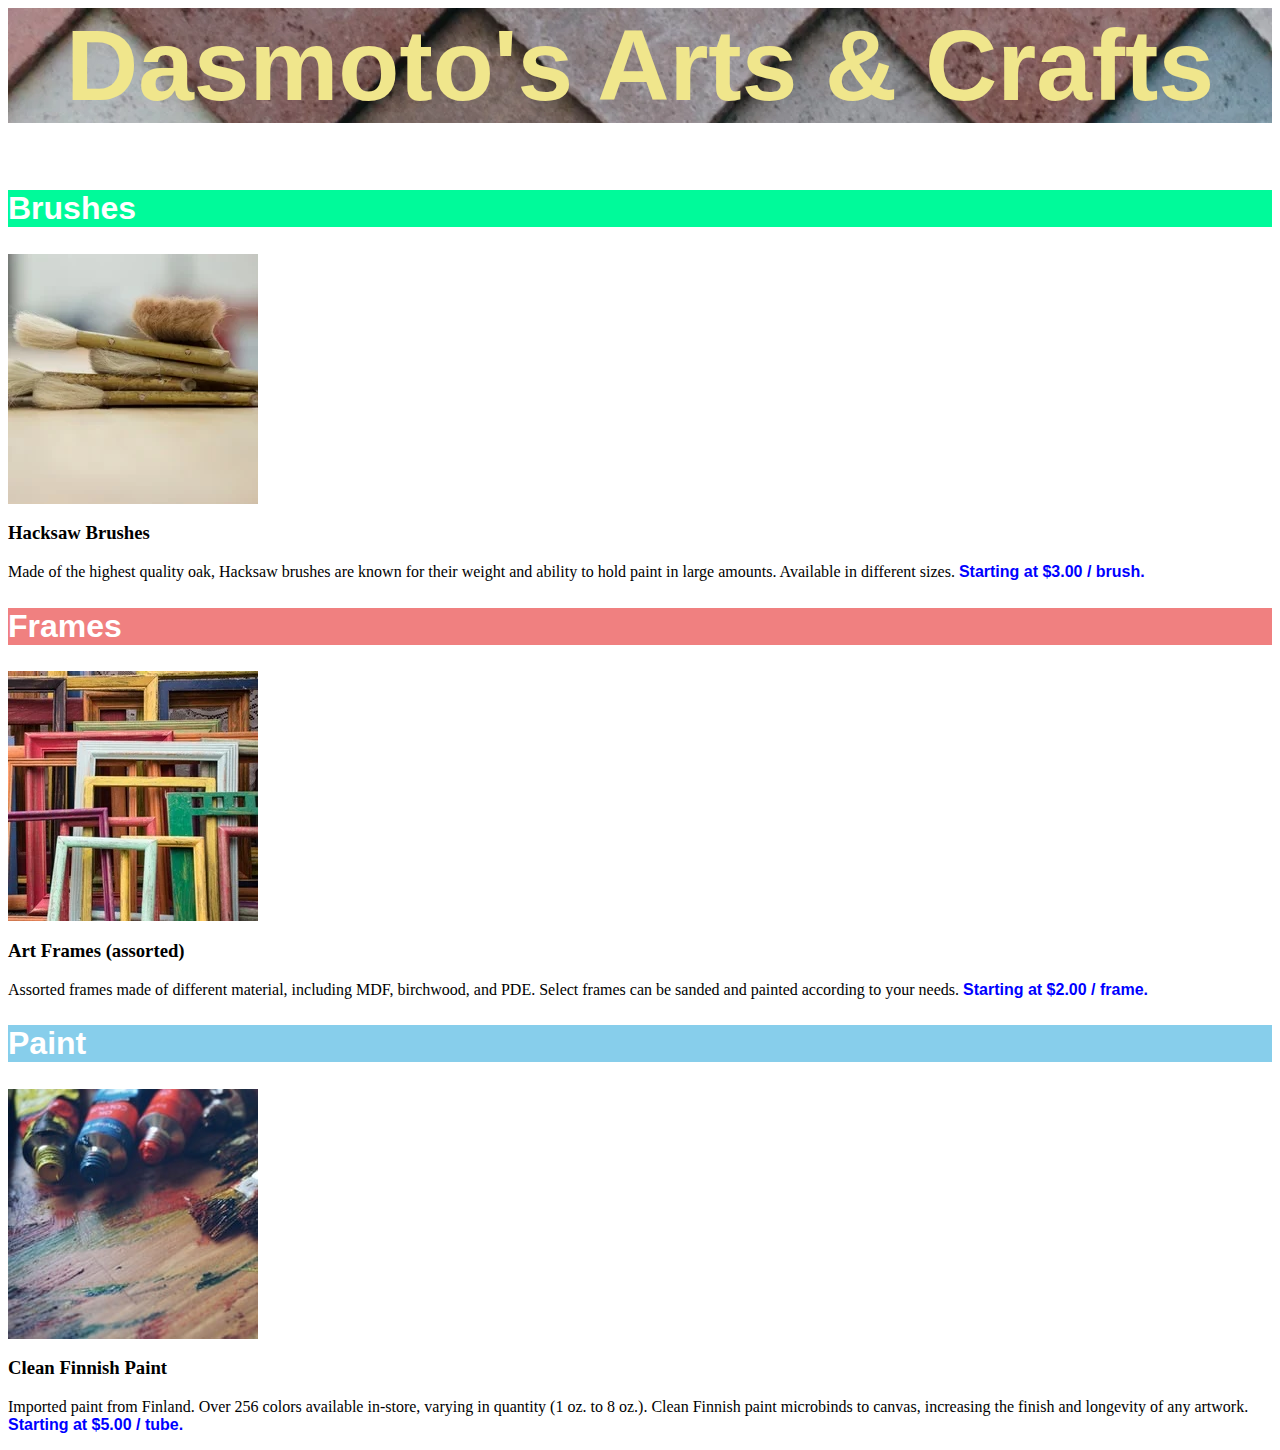
<file: Dasmotos Arts & Crafts/index.html>
<html>
    <head>
        <title>Dasmoto Arts</title>
        <link rel="stylesheet" href="styles.css">
    </head>
    <body>
        <div id="main-title">
            <h1>Dasmoto's Arts & Crafts</h1>
        </div>

        <section class="product-section">
            <h2 id="brushes">Brushes</h2>
            <img src="hacksaw.webp">
            <h3>Hacksaw Brushes</h3>
            <p>
                Made of the highest quality oak, Hacksaw brushes are known for their weight 
                and ability to hold paint in large amounts. Available in different sizes. 
                <span class="price">Starting at $3.00 / brush.</span>
            </p>
        </section>

        <section class="product-section">
            <h2 id="frames">Frames</h2>
            <img src="frames.webp">
            <h3>Art Frames (assorted)</h3>
            <p>
                Assorted frames made of different material, 
                including MDF, birchwood, and PDE. Select frames can 
                be sanded and painted according to your needs. 
                <span class="price">Starting at $2.00 / frame.</span>
            </p>
        </section>

        <section class="product-section">
            <h2 id="paint">Paint</h2>
            <img src="finnish.jpeg">
            <h3>Clean Finnish Paint</h3>
            <p>
                Imported paint from Finland. Over 256 colors available in-store, 
                varying in quantity (1 oz. to 8 oz.). Clean Finnish paint microbinds 
                to canvas, increasing the finish and longevity of any artwork. 
                <span class="price">Starting at $5.00 / tube.</span>
            </p>
        </section>
    </body>
</html>
</file>
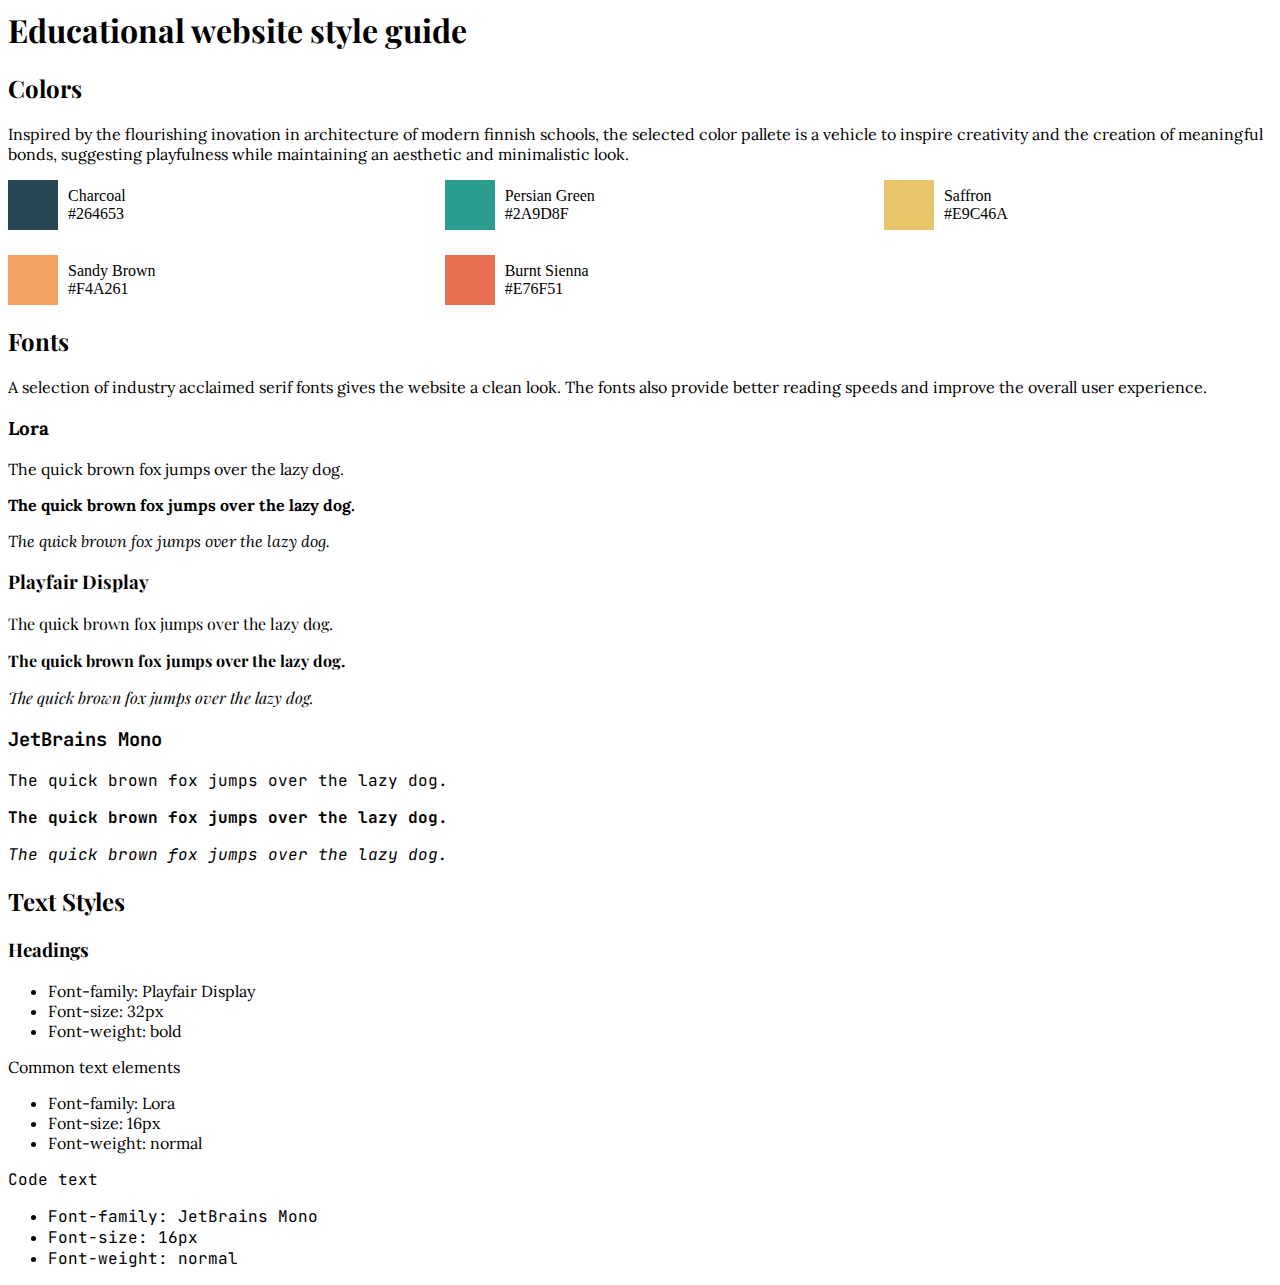
<file: Design Template/index.html>
<html>
  <head>
    <link rel="stylesheet" href="styles.css"/>
    <link rel="preconnect" href="https://fonts.googleapis.com">
    <link rel="preconnect" href="https://fonts.gstatic.com" crossorigin>
    <link href="https://fonts.googleapis.com/css2?family=JetBrains+Mono:wght@200&family=Lora&family=Open+Sans&family=Playfair+Display&display=swap" rel="stylesheet">
  </head>
  <body>
    <header>
      <h1>Educational website style guide</h1>
    </header>
    <section id="colors">
      <h2>Colors</h2>
      <p>Inspired by the flourishing inovation in architecture of modern finnish schools, the selected color pallete is a vehicle to inspire creativity and the creation of meaningful bonds, suggesting playfulness while maintaining an aesthetic and minimalistic look.</p>
      <div class="color-container">
        <div class="color-sample">
          <div id="color-charcoal" class="grid-item"></div>
          <div class="grid-item">
            <div>Charcoal</div>
            <div>#264653</div>
          </div>
        </div>
        <div class="color-sample">
          <div id="color-persiangreen" class="grid-item"></div>
          <div class="grid-item">
            <div>Persian Green</div>
            <div>#2A9D8F</div>
          </div>
        </div>
        <div class="color-sample">
          <div id="color-saffron" class="grid-item"></div>
          <div class="grid-item">
            <div>Saffron</div>
            <div>#E9C46A</div>
          </div>
        </div>
        <div class="color-sample">
          <div id="color-sandybrown" class="grid-item"></div>
          <div class="grid-item">
            <div>Sandy Brown</div>
            <div>#F4A261</div>
          </div>
        </div>
        <div class="color-sample">
          <div id="color-burntsienna" class="grid-item"></div>
          <div class="grid-item">
            <div>Burnt Sienna</div>
            <div>#E76F51</div>
          </div>
        </div>
      </div>
    </section>
    <section id="fonts">
      <h2>Fonts</h2>
      <p>A selection of industry acclaimed serif fonts gives the website a clean look. The fonts also provide better reading speeds and improve the overall user experience.</p>
      <div class="font-item lora">
        <h3>Lora</h3>
        <p>The quick brown fox jumps over the lazy dog.</p>
        <p><b>The quick brown fox jumps over the lazy dog.</b></p>
        <p><em>The quick brown fox jumps over the lazy dog.</em></p>
      </div>
      <div class="font-item playfairdisplay">
        <h3>Playfair Display</h3>
        <p>The quick brown fox jumps over the lazy dog.</p>
        <p><b>The quick brown fox jumps over the lazy dog.</b></p>
        <p><em>The quick brown fox jumps over the lazy dog.</em></p>
      </div>
      <div class="font-item jetbrainsmono">
        <h3>JetBrains Mono</h3>
        <p>The quick brown fox jumps over the lazy dog.</p>
        <p><b>The quick brown fox jumps over the lazy dog.</b></p>
        <p><em>The quick brown fox jumps over the lazy dog.</em></p>
      </div>
    </section>
    <section id="text-styles">
      <h2>Text Styles</h2>
      <div>
        <h3>Headings</h3>
        <ul>
          <li>Font-family: Playfair Display</li>
          <li>Font-size: 32px</li>
          <li>Font-weight: bold</li>
        </ul>
      </div>
      <div>
        <p>Common text elements</p>
        <ul>
          <li>Font-family: Lora</li>
          <li>Font-size: 16px</li>
          <li>Font-weight: normal</li>
        </ul>
      </div>
      <div class="jetbrainsmono">
        <p >Code text</p>
        <ul>
          <li>Font-family: JetBrains Mono</li>
          <li>Font-size: 16px</li>
          <li>Font-weight: normal</li>
        </ul>
      </div>
    </section>
  </body>
</html>
</file>
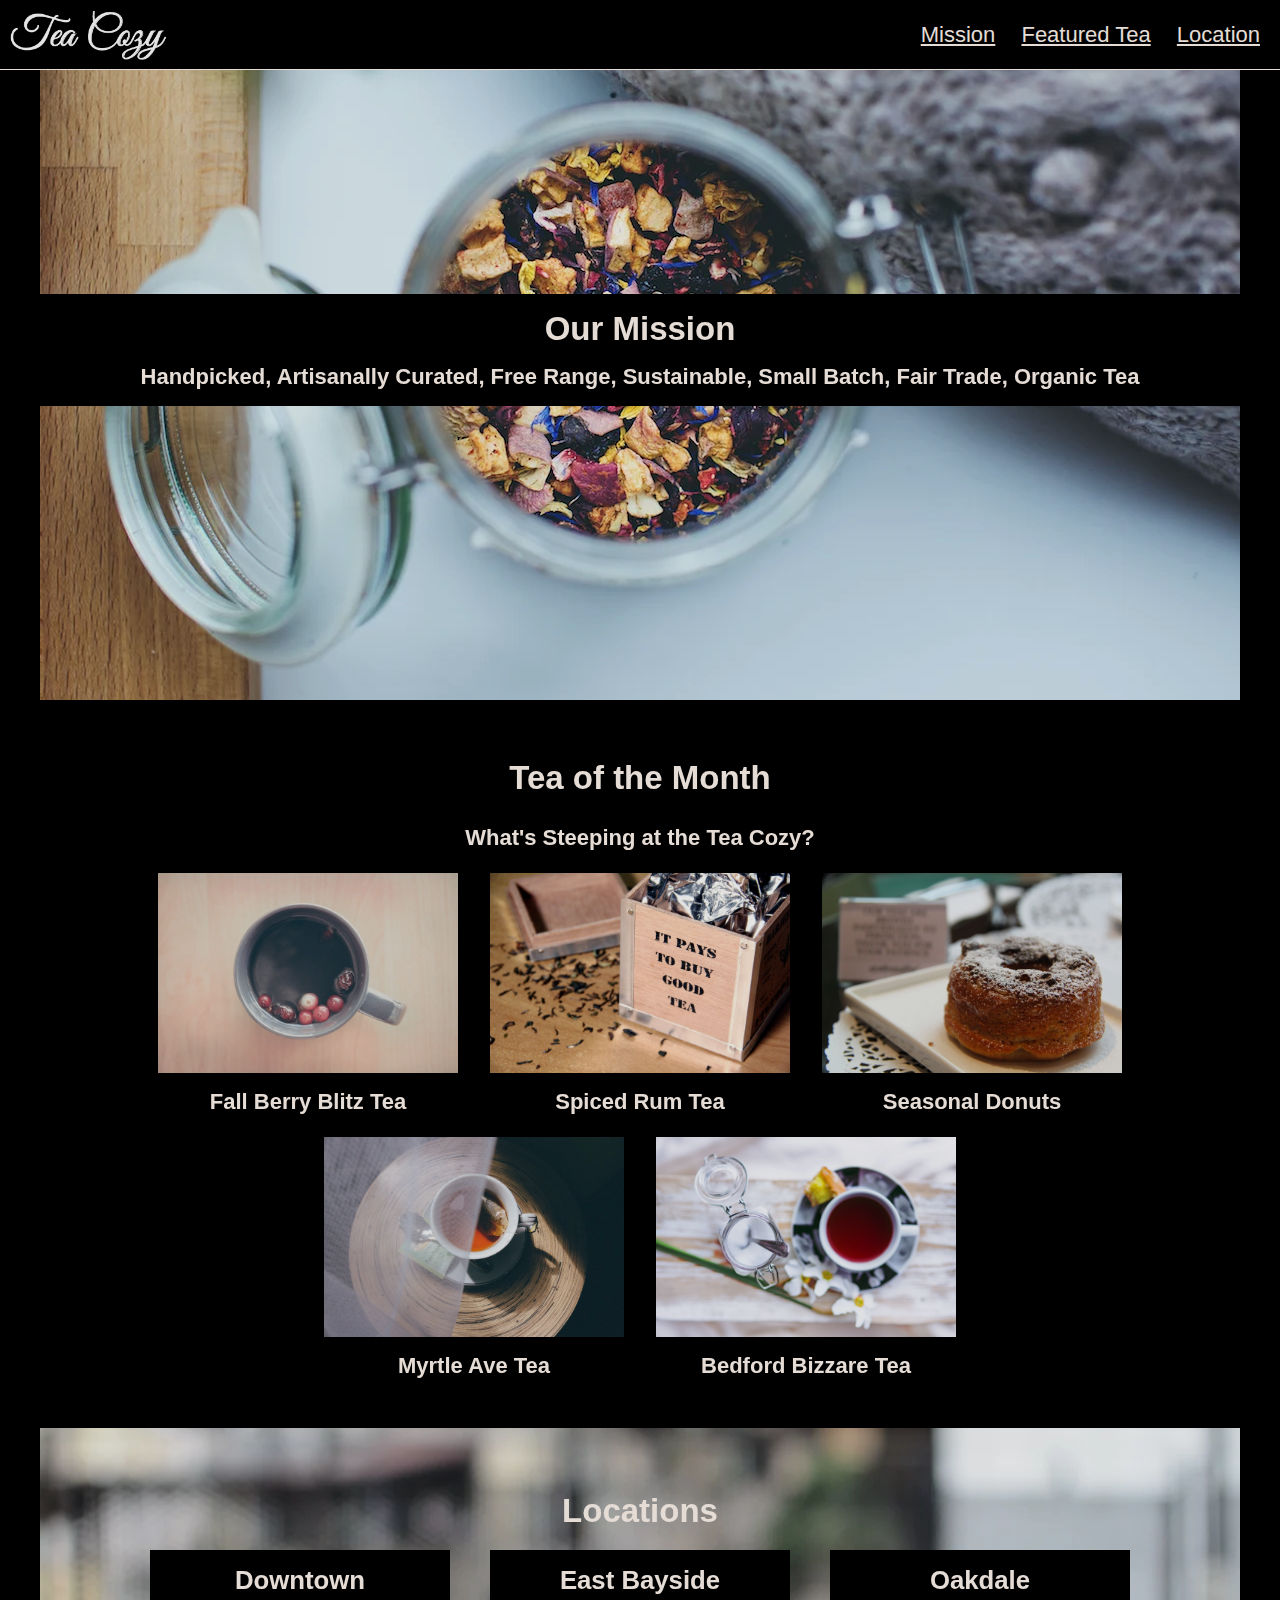
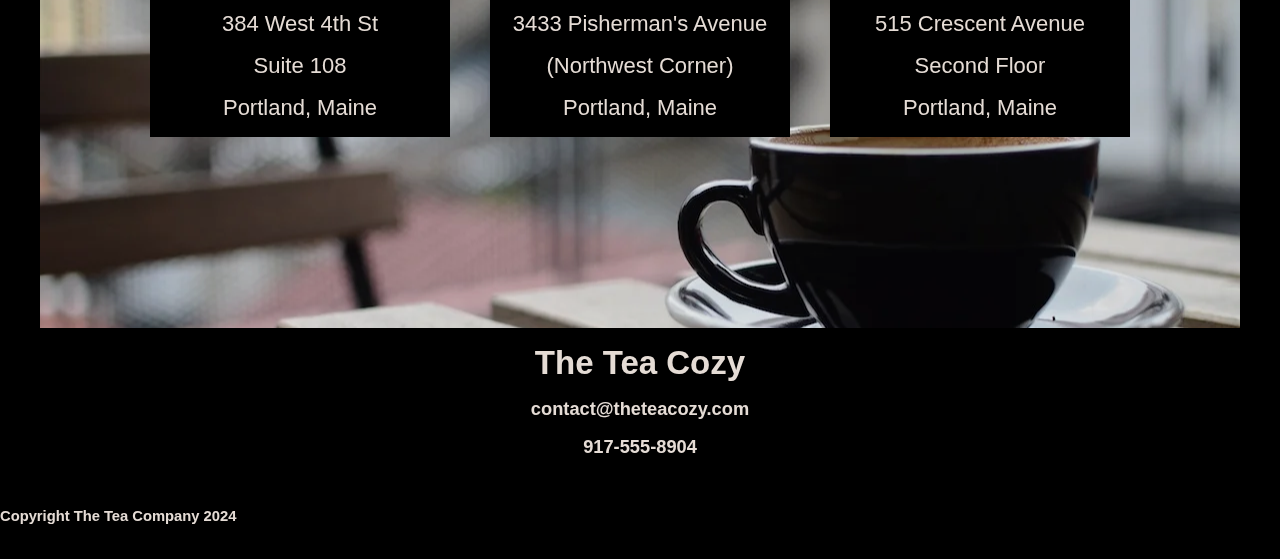
<file: Tea Cozy/index.html>
<html>
    <head>
        <title>Tea Cozy</title>
        <link rel="stylesheet" href="styles.css"/>
    </head>
    <body>
        <section id="header">
            <div class="flex-item">
                <a href="">
                    <img src="./img/img-tea-cozy-logo.webp" height="50px">
                </a>
            </div>
            <div class="flex-item">
                <a class="nav-link" href="#mission">Mission</a>
                <a class="nav-link" href="#featured">Featured Tea</a>
                <a class="nav-link" href="#locations">Location</a>
            </div>
        </section>
        <section id="mission">
            <div class="title">
                <h2>Our Mission</h2>
                <h4>Handpicked, Artisanally Curated, Free Range, Sustainable, Small Batch, Fair Trade, Organic Tea</h4>
            </div>
        </section>
        <section id="featured">
            <div class="container">
                <div>
                    <h2>Tea of the Month</h2>
                    <p>What's Steeping at the Tea Cozy?</p>
                </div>
                <div id="tea-selection">
                    <div class="tea-card">
                        <img src="img/img-berryblitz.webp">
                        <p>Fall Berry Blitz Tea</p>
                    </div>
                    <div class="tea-card">
                        <img src="img/img-spiced-rum.webp">
                        <p>Spiced Rum Tea</p>
                    </div>
                    <div class="tea-card">
                        <img src="img/img-donut.webp">
                        <p>Seasonal Donuts</p>
                    </div>
                    <div class="tea-card">
                        <img src="img/img-myrtle-ave.webp">
                        <p>Myrtle Ave Tea</p>
                    </div>
                    <div class="tea-card">
                        <img src="img/img-bedford-bizarre.webp">
                        <p>Bedford Bizzare Tea</p>
                    </div>
                </div>    
            </div>
        </section>
        <section id="locations">
            <h2>Locations</h2>
            <div id="location-container">
                <div class="location-card">
                    <h3>Downtown</h3>
                    <p>384 West 4th St</p>
                    <p>Suite 108</p>
                    <p>Portland, Maine</p>
                </div>
                <div class="location-card">
                    <h3>East Bayside</h3>
                    <p>3433 Pisherman's Avenue</p>
                    <p>(Northwest Corner)</p>
                    <p>Portland, Maine</p>
                </div>
                <div class="location-card">
                    <h3>Oakdale</h3>
                    <p>515 Crescent Avenue</p>
                    <p>Second Floor</p>
                    <p>Portland, Maine</p>
                </div>
            </div>
        </section>
        <footer id="footer">
            <div>
                <h2>The Tea Cozy</h2>
                <h5>contact@theteacozy.com</h5>
                <h5>917-555-8904</h5>
            </div>
            <div>
                <h6>Copyright The Tea Company 2024</h6>
            </div>
        </footer>
    </body>
</html>
</file>
<file: Dasmotos Arts & Crafts/styles.css>
#main-title {
    background-image: url("pattern.webp");
    h1 { 
        font-family: Helvetica;
        font-weight: bold;
        font-size: 100px;
        color: khaki;
        text-align: center;
    }
}

.product-section {
    h2 {
        font-family: Helvetica;
        color: white;
        font-weight: bold;
        font-size: 32px;
    }

    #brushes {
        background-color: mediumspringgreen;
    }

    #frames {
        background-color: lightcoral;
    }

    #paint {
        background-color: skyblue;
    }

    .price {
        color: blue;
        font-weight: bold;
        font-family: Helvetica;
    }
}
</file>
<file: Design Template/styles.css>
/* General Rules */
body {
  
}

span, p, li {
  font-family: 'Lora', serif;
}

h1,h2,h3,h4,h5,h6 {
  font-family: 'Playfair Display', serif;
}

/* Color Rules */
.color-container {
  display: grid;
  grid-template-columns: auto auto auto;
  gap: 25px;
}

.color-container .color-sample {
  display: grid;
  grid-template-columns: 50px auto;
  gap: 10px;
}

.color-container .grid-item {
  display: flex;
  flex-direction: column;
  justify-content: center;
  min-width: 50px;
  min-height: 50px;
}

#color-charcoal {
  background-color: #264653;
}
#color-persiangreen {
  background-color: #2A9D8F;
}
#color-saffron {
  background-color: #E9C46A;
}
#color-sandybrown {
  background-color: #F4A261;
}
#color-burntsienna {
  background-color: #E76F51;
}

/* Font Rules*/
.lora * {
  font-family: 'Lora', serif;
}

.playfairdisplay * {
    font-family: 'Playfair Display', serif;
}

.jetbrainsmono * {
    font-family: 'JetBrains Mono', monospace;
}
</file>
<file: Tea Cozy/styles.css>
body {
    background-color: black;
    font-family: Helvetica, sans-serif;
    text-align: center;
    font-size: 22px;
    color: seashell;
    opacity: 0.9;
    margin: 0;
}

/* HEADER */
#header {
    position: fixed;
    display: flex;
    height: 69px;
    width: 100%;
    align-items: center;
    justify-content: space-between;
    border-bottom: 1px solid seashell;
    background-color: inherit;
}

#header .flex-item {
    padding: 0px 10px;
}

#header .nav-link {
    color: seashell;
    padding: 0px 10px;
}

/* MISSION */
#mission {
    display: flex;
    align-items: center;
    background-image: url("img/img-mission-background.webp");
    background-position: center;
    font-weight: bold;
    height: 700px;
    background-repeat: no-repeat;
}

#mission .title {
    width: 100%;
    background-color: black;
}

#mission .title * {
    margin: 16px;
} 

/* FEATURED */
#featured {
    padding-top: 32px;
    font-weight: bold;
    display: flex;
    justify-content: center;
}

.container {
    width: 1000px;
}

#tea-selection {
    display: flex;
    justify-content: center;
    flex-wrap: wrap;
}

.tea-card {
    padding: 0px 16px;
}

.tea-card p {
    margin-top: 16px;
}

.tea-card img {
    height: 200px;
    width: 300px;
}

/* LOCATIONS */
#locations {
    background-image: url("img/img-locations-background.webp");
    background-position: center;
    background-repeat: no-repeat;
    height: 500px;
    margin: 32px unset;
}

#locations h2 {
    padding-top: 64px;
    margin-block-end: 0px;
}

#location-container {
    display: flex;
    justify-content: center;
}

.location-card {
    background-color: black;
    width: 300px;
    opacity: 1;
    margin: 20px;
}

.location-card  * {
    margin: 16px;
}

/* FOOTER */
#footer {
    height: 200px;
    display: flex;
    flex-direction: column;
    justify-content: space-between;
}

#footer h2, #footer h5 {
    margin: 16px;
}

#footer h6 {
    text-align: left;
}
</file>
